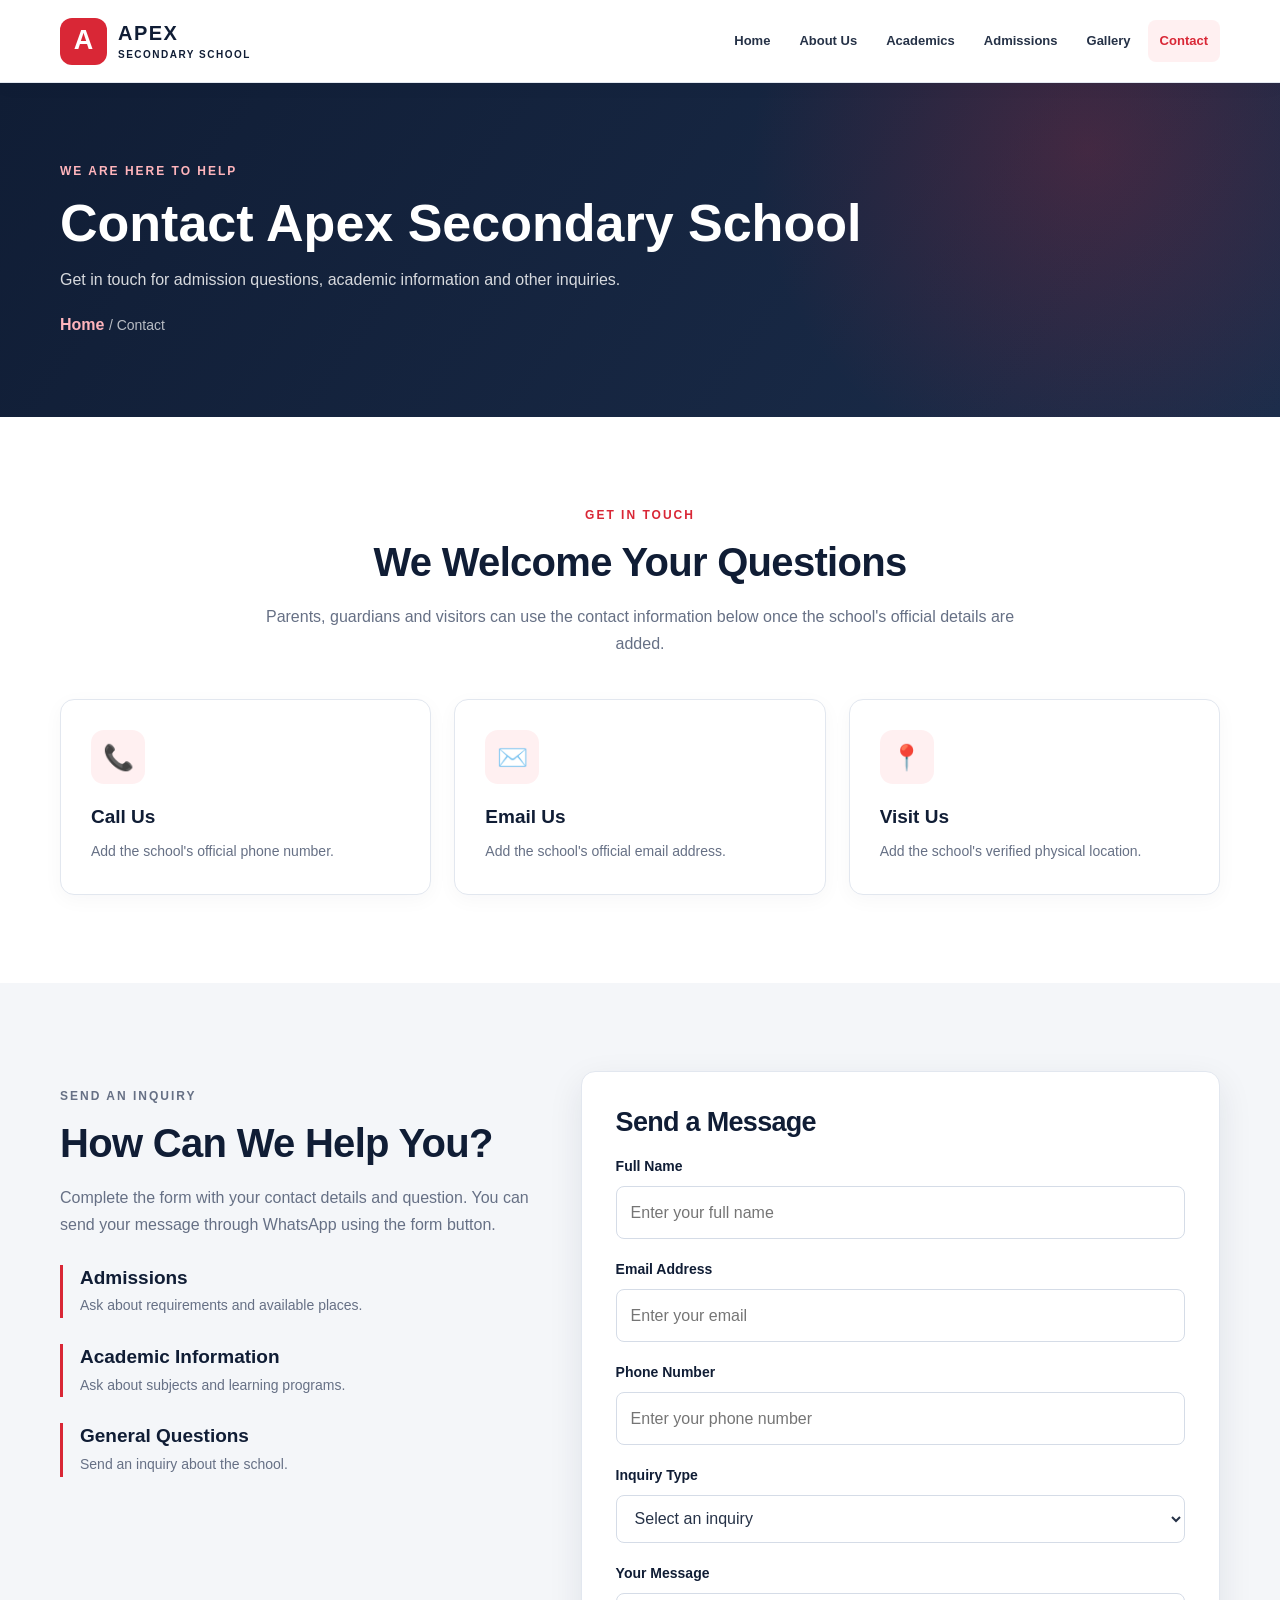
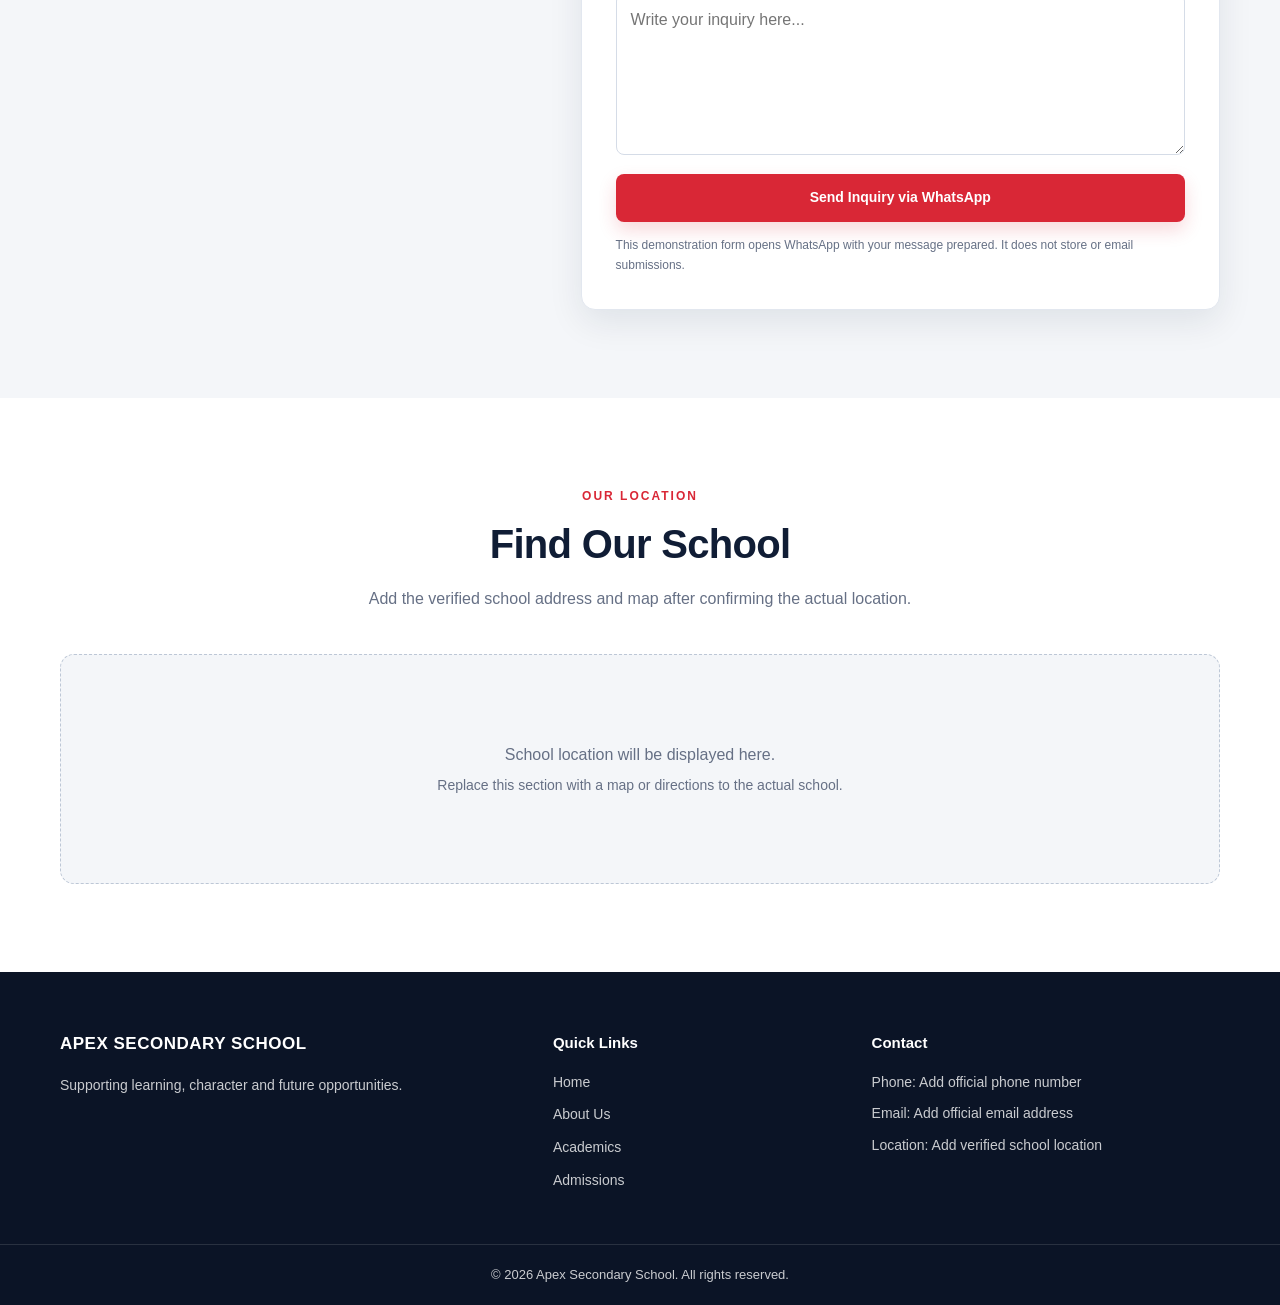
<file: contact.html>
<!DOCTYPE html>
<html lang="en">
<head>
    <meta charset="UTF-8">
    <meta name="viewport" content="width=device-width, initial-scale=1.0">
    <meta name="description" content="Contact Apex Secondary School for admission inquiries and school information.">
    <title>Contact Us | Apex Secondary School</title>
    <link rel="stylesheet" href="styles.css">
</head>

<body>

    <!-- HEADER -->
    <header class="header">
        <div class="container nav-container">

            <a href="index.html" class="logo">
                <span class="logo-icon">A</span>
                <span>
                    <strong>APEX</strong>
                    <small>SECONDARY SCHOOL</small>
                </span>
            </a>

            <button class="menu-toggle"
                id="menu-toggle"
                aria-label="Toggle navigation"
                aria-expanded="false">
                ☰
            </button>

            <nav class="navigation" id="navigation">
                <a href="index.html">Home</a>
                <a href="about.html">About Us</a>
                <a href="academics.html">Academics</a>
                <a href="admissions.html">Admissions</a>
                <a href="gallery.html">Gallery</a>
                <a href="contact.html" class="active">Contact</a>
            </nav>

        </div>
    </header>

    <main>

        <!-- PAGE BANNER -->
        <section class="page-banner">
            <div class="container">
                <p class="section-label">WE ARE HERE TO HELP</p>
                <h1>Contact Apex Secondary School</h1>
                <p>
                    Get in touch for admission questions,
                    academic information and other inquiries.
                </p>
                <a href="index.html" class="text-link">Home</a>
                <span> / Contact</span>
            </div>
        </section>

        <!-- CONTACT INTRODUCTION -->
        <section class="section-padding">
            <div class="container">
                <div class="section-heading">
                    <p class="section-label">GET IN TOUCH</p>
                    <h2>We Welcome Your Questions</h2>
                    <p>
                        Parents, guardians and visitors can use
                        the contact information below once the
                        school's official details are added.
                    </p>
                </div>

                <div class="features-grid">

                    <article class="feature-card">
                        <div class="feature-icon">📞</div>
                        <h3>Call Us</h3>
                        <p>Add the school's official phone number.</p>
                    </article>

                    <article class="feature-card">
                        <div class="feature-icon">✉️</div>
                        <h3>Email Us</h3>
                        <p>Add the school's official email address.</p>
                    </article>

                    <article class="feature-card">
                        <div class="feature-icon">📍</div>
                        <h3>Visit Us</h3>
                        <p>Add the school's verified physical location.</p>
                    </article>

                </div>
            </div>
        </section>

        <!-- CONTACT FORM -->
        <section class="contact-section section-padding">
            <div class="container contact-grid">

                <div class="contact-information">
                    <p class="section-label">SEND AN INQUIRY</p>
                    <h2>How Can We Help You?</h2>

                    <p>
                        Complete the form with your contact details
                        and question. You can send your message
                        through WhatsApp using the form button.
                    </p>

                    <div class="contact-detail">
                        <h3>Admissions</h3>
                        <p>Ask about requirements and available places.</p>
                    </div>

                    <div class="contact-detail">
                        <h3>Academic Information</h3>
                        <p>Ask about subjects and learning programs.</p>
                    </div>

                    <div class="contact-detail">
                        <h3>General Questions</h3>
                        <p>Send an inquiry about the school.</p>
                    </div>
                </div>

                <form class="contact-form" id="contact-form">

                    <h2>Send a Message</h2>

                    <div class="form-group">
                        <label for="name">Full Name</label>
                        <input
                            type="text"
                            id="name"
                            name="name"
                            placeholder="Enter your full name"
                            autocomplete="name"
                            required>
                    </div>

                    <div class="form-group">
                        <label for="email">Email Address</label>
                        <input
                            type="email"
                            id="email"
                            name="email"
                            placeholder="Enter your email"
                            autocomplete="email"
                            required>
                    </div>

                    <div class="form-group">
                        <label for="phone">Phone Number</label>
                        <input
                            type="tel"
                            id="phone"
                            name="phone"
                            placeholder="Enter your phone number"
                            autocomplete="tel">
                    </div>

                    <div class="form-group">
                        <label for="subject">Inquiry Type</label>
                        <select id="subject" name="subject" required>
                            <option value="">Select an inquiry</option>
                            <option value="Admissions">Admissions</option>
                            <option value="Academics">Academic Information</option>
                            <option value="School Fees">School Fees</option>
                            <option value="General">General Inquiry</option>
                        </select>
                    </div>

                    <div class="form-group">
                        <label for="message">Your Message</label>
                        <textarea
                            id="message"
                            name="message"
                            rows="5"
                            placeholder="Write your inquiry here..."
                            required></textarea>
                    </div>

                    <button type="submit" class="btn btn-primary">
                        Send Inquiry via WhatsApp
                    </button>

                    <p class="form-note">
                        This demonstration form opens WhatsApp
                        with your message prepared. It does not
                        store or email submissions.
                    </p>

                </form>

            </div>
        </section>

        <!-- LOCATION -->
        <section class="section-padding">
            <div class="container">
                <div class="section-heading">
                    <p class="section-label">OUR LOCATION</p>
                    <h2>Find Our School</h2>
                    <p>
                        Add the verified school address and map
                        after confirming the actual location.
                    </p>
                </div>

                <div class="location-placeholder">
                    <p>School location will be displayed here.</p>
                    <p>
                        Replace this section with a map or
                        directions to the actual school.
                    </p>
                </div>
            </div>
        </section>

    </main>

    <!-- FOOTER -->
    <footer class="footer">
        <div class="container footer-grid">

            <div>
                <h3>APEX SECONDARY SCHOOL</h3>
                <p>
                    Supporting learning, character
                    and future opportunities.
                </p>
            </div>

            <div>
                <h4>Quick Links</h4>
                <a href="index.html">Home</a>
                <a href="about.html">About Us</a>
                <a href="academics.html">Academics</a>
                <a href="admissions.html">Admissions</a>
            </div>

            <div>
                <h4>Contact</h4>
                <p>Phone: Add official phone number</p>
                <p>Email: Add official email address</p>
                <p>Location: Add verified school location</p>
            </div>

        </div>

        <div class="footer-bottom">
            <p>
                &copy; <span id="year">2026</span>
                Apex Secondary School. All rights reserved.
            </p>
        </div>
    </footer>

    <script src="script.js"></script>

</body>
</html>
</file>
<file: styles.css>
/* =====================================
   APEX SECONDARY SCHOOL
   SHARED CSS FOR ALL SIX PAGES
   ===================================== */

/* 1. GLOBAL SETTINGS */
:root {
    --navy: #101d35;
    --navy-light: #1b2d4b;
    --red: #d92736;
    --red-dark: #b91f2c;
    --white: #ffffff;
    --text: #263247;
    --muted: #667085;
    --light: #f4f6f9;
    --border: #e2e7ef;
    --shadow: 0 12px 35px rgba(16, 29, 53, 0.09);
    --radius: 14px;
    --container: 1160px;
}

* {
    margin: 0;
    padding: 0;
    box-sizing: border-box;
}

html {
    scroll-behavior: smooth;
    scroll-padding-top: 90px;
}

body {
    font-family: Inter, "Segoe UI", Arial, sans-serif;
    font-size: 16px;
    line-height: 1.7;
    color: var(--text);
    background: var(--white);
}

img {
    display: block;
    width: 100%;
    max-width: 100%;
    object-fit: cover;
}

a {
    color: inherit;
    text-decoration: none;
}

button, input, select, textarea {
    font: inherit;
}

button:focus-visible,
a:focus-visible,
input:focus-visible,
select:focus-visible,
textarea:focus-visible {
    outline: 3px solid rgba(217, 39, 54, 0.35);
    outline-offset: 3px;
}

.container {
    width: min(var(--container), 92%);
    margin-inline: auto;
}

.section-padding {
    padding: 88px 0;
}

/* 2. HEADER AND NAVIGATION */
.header {
    position: sticky;
    top: 0;
    z-index: 1000;
    background: rgba(255, 255, 255, 0.97);
    border-bottom: 1px solid var(--border);
    box-shadow: 0 3px 18px rgba(16, 29, 53, 0.04);
    backdrop-filter: blur(12px);
}

.nav-container {
    min-height: 82px;
    display: flex;
    align-items: center;
    justify-content: space-between;
    gap: 24px;
}

.logo {
    display: inline-flex;
    align-items: center;
    gap: 11px;
    flex-shrink: 0;
    color: var(--navy);
}

.logo-icon {
    display: grid;
    place-items: center;
    width: 47px;
    height: 47px;
    border-radius: 12px;
    background: var(--red);
    color: white;
    font-size: 27px;
    font-weight: 800;
}

.logo strong,
.logo small {
    display: block;
    line-height: 1.25;
}

.logo strong {
    font-size: 20px;
    letter-spacing: 1.5px;
}

.logo small {
    margin-top: 3px;
    font-size: 10px;
    font-weight: 700;
    letter-spacing: 1.5px;
}

.navigation {
    display: flex;
    align-items: center;
    justify-content: flex-end;
    gap: 5px;
}

.navigation a {
    padding: 10px 12px;
    border-radius: 8px;
    color: var(--text);
    font-size: 13px;
    font-weight: 650;
    transition: 0.2s ease;
}

.navigation a:hover,
.navigation a.active {
    color: var(--red);
    background: #fff0f1;
}

.menu-toggle {
    display: none;
    width: 44px;
    height: 44px;
    border: 1px solid var(--border);
    border-radius: 10px;
    background: white;
    color: var(--navy);
    font-size: 25px;
    cursor: pointer;
}

/* 3. BUTTONS */
.btn {
    display: inline-flex;
    align-items: center;
    justify-content: center;
    min-height: 48px;
    padding: 12px 23px;
    border: 2px solid transparent;
    border-radius: 8px;
    font-size: 14px;
    font-weight: 750;
    line-height: 1.4;
    text-align: center;
    cursor: pointer;
    transition: transform 0.2s ease,
                background 0.2s ease;
}

.btn:hover {
    transform: translateY(-2px);
}

.btn-primary {
    color: white;
    background: var(--red);
    box-shadow: 0 8px 18px rgba(217, 39, 54, 0.18);
}

.btn-primary:hover {
    background: var(--red-dark);
}

.btn-outline {
    color: white;
    background: transparent;
    border-color: rgba(255, 255, 255, 0.75);
}

.btn-outline:hover {
    background: rgba(255, 255, 255, 0.12);
}

.btn-light {
    color: var(--navy);
    background: white;
}

.btn-light:hover {
    background: #edf1f7;
}

.text-link {
    display: inline-block;
    margin-top: 15px;
    color: var(--red);
    font-weight: 750;
}

.text-link:hover {
    text-decoration: underline;
    text-underline-offset: 4px;
}

/* 4. HOME HERO */
.hero {
    position: relative;
    isolation: isolate;
    display: flex;
    align-items: center;
    min-height: 590px;
    padding: 90px 0;
    overflow: hidden;
    color: white;
    background:
        linear-gradient(
            105deg,
            rgba(10, 22, 42, 0.96),
            rgba(16, 29, 53, 0.76)
        ),
        url("images/school.jpg") center / cover no-repeat,
        var(--navy);
}

.hero-overlay {
    position: absolute;
    inset: 0;
    z-index: -1;
    background: linear-gradient(
        90deg,
        rgba(10, 22, 42, 0.45),
        transparent
    );
}

.hero-content {
    position: relative;
    z-index: 1;
}

.hero-label,
.section-label {
    margin-bottom: 13px;
    color: var(--red);
    font-size: 12px;
    font-weight: 850;
    letter-spacing: 2px;
    text-transform: uppercase;
}

.hero-label {
    color: #ffb5bc;
}

.hero h1 {
    max-width: 800px;
    margin-bottom: 22px;
    font-size: clamp(38px, 5.4vw, 66px);
    line-height: 1.1;
    letter-spacing: -1.8px;
}

.hero-description {
    max-width: 650px;
    margin-bottom: 30px;
    color: rgba(255, 255, 255, 0.86);
    font-size: 17px;
}

.hero-buttons {
    display: flex;
    flex-wrap: wrap;
    gap: 13px;
}

/* 5. INNER PAGE BANNERS */
.page-banner {
    padding: 78px 0;
    color: white;
    background:
        radial-gradient(
            circle at 85% 20%,
            rgba(217, 39, 54, 0.22),
            transparent 30%
        ),
        linear-gradient(125deg, var(--navy), var(--navy-light));
}

.page-banner .section-label {
    color: #ffb5bc;
}

.page-banner h1 {
    max-width: 850px;
    margin-bottom: 12px;
    font-size: clamp(34px, 4.5vw, 52px);
    line-height: 1.15;
}

.page-banner p:not(.section-label) {
    max-width: 700px;
    color: rgba(255, 255, 255, 0.83);
}

.page-banner .text-link {
    margin-top: 18px;
    color: #ffb5bc;
}

.page-banner span {
    color: rgba(255, 255, 255, 0.7);
    font-size: 14px;
}

/* 6. SECTION HEADINGS */
.section-heading {
    max-width: 760px;
    margin: 0 auto 42px;
    text-align: center;
}

.section-heading h2,
.intro-text h2,
.contact-information h2,
.contact-form h2 {
    margin-bottom: 17px;
    color: var(--navy);
    font-size: clamp(28px, 3.4vw, 40px);
    line-height: 1.2;
    letter-spacing: -0.7px;
}

.section-heading > p:not(.section-label),
.intro-text p,
.contact-information > p {
    color: var(--muted);
}

/* 7. INTRODUCTION */
.intro-grid {
    display: grid;
    grid-template-columns: 1fr 1fr;
    align-items: center;
    gap: 55px;
}

.intro-text > p + p {
    margin-top: 15px;
}

.intro-image {
    min-height: 330px;
    overflow: hidden;
    border-radius: var(--radius);
    background: var(--light);
    box-shadow: var(--shadow);
}

.intro-image img {
    height: 100%;
    min-height: 330px;
    max-height: 460px;
    object-fit: cover;
}

/* 8. FEATURE CARDS */
.features {
    background: var(--light);
}

.features-grid {
    display: grid;
    grid-template-columns: repeat(3, minmax(0, 1fr));
    gap: 23px;
}

.feature-card {
    padding: 30px;
    border: 1px solid var(--border);
    border-radius: var(--radius);
    background: white;
    box-shadow: 0 5px 20px rgba(16, 29, 53, 0.035);
    transition: transform 0.25s ease,
                box-shadow 0.25s ease;
}

.feature-card:hover {
    transform: translateY(-5px);
    box-shadow: var(--shadow);
}

.feature-icon {
    display: grid;
    place-items: center;
    width: 54px;
    height: 54px;
    margin-bottom: 20px;
    border-radius: 13px;
    color: var(--red);
    background: #fff0f1;
    font-size: 25px;
    font-weight: 800;
}

.feature-card h3,
.academic-card h3,
.gallery-caption h3,
.contact-detail h3 {
    margin-bottom: 10px;
    color: var(--navy);
    font-size: 19px;
    line-height: 1.35;
}

.feature-card p,
.academic-card p,
.gallery-caption p,
.contact-detail p {
    color: var(--muted);
    font-size: 14px;
}

/* 9. ACADEMIC CARDS */
.academic-grid {
    display: grid;
    grid-template-columns: repeat(3, minmax(0, 1fr));
    gap: 23px;
}

.academic-card {
    padding: 28px;
    border: 1px solid var(--border);
    border-top: 4px solid var(--red);
    border-radius: 10px;
    background: white;
    box-shadow: 0 6px 22px rgba(16, 29, 53, 0.045);
    transition: transform 0.2s ease;
}

.academic-card:hover {
    transform: translateY(-4px);
}

.academics-preview .btn {
    margin-top: 32px;
}

/* 10. ADMISSIONS CALL TO ACTION */
.admissions-cta {
    color: white;
    text-align: center;
    background:
        radial-gradient(
            circle at 10% 100%,
            rgba(217, 39, 54, 0.22),
            transparent 35%
        ),
        linear-gradient(125deg, var(--navy), var(--navy-light));
}

.admissions-cta .container {
    max-width: 850px;
}

.admissions-cta .section-label {
    color: #ffb5bc;
}

.admissions-cta h2 {
    margin-bottom: 16px;
    font-size: clamp(29px, 4vw, 43px);
    line-height: 1.2;
}

.admissions-cta p:not(.section-label) {
    margin-bottom: 25px;
    color: rgba(255, 255, 255, 0.82);
}

.admissions-cta .btn {
    margin: 5px;
}

/* 11. SCHOOL GALLERY */
.gallery-section {
    padding-top: 0;
}

.gallery-grid {
    display: grid;
    grid-template-columns: repeat(3, minmax(0, 1fr));
    gap: 23px;
}

.gallery-item {
    overflow: hidden;
    border: 1px solid var(--border);
    border-radius: var(--radius);
    background: white;
    box-shadow: 0 7px 22px rgba(16, 29, 53, 0.06);
}

.gallery-item img {
    height: 235px;
    object-fit: cover;
    transition: transform 0.35s ease;
}

.gallery-item:hover img {
    transform: scale(1.045);
}

.gallery-caption {
    padding: 21px;
}

.gallery-caption h3 {
    margin-bottom: 6px;
}

.gallery-note {
    margin-top: 28px;
    padding: 15px 18px;
    border-left: 4px solid var(--red);
    border-radius: 5px;
    color: var(--muted);
    background: var(--light);
    font-size: 14px;
}

/* 12. CONTACT PAGE */
.contact-section {
    background: var(--light);
}

.contact-grid {
    display: grid;
    grid-template-columns: 0.85fr 1.15fr;
    align-items: start;
    gap: 48px;
}

.contact-information {
    padding-top: 15px;
}

.contact-detail {
    margin-top: 26px;
    padding-left: 17px;
    border-left: 3px solid var(--red);
}

.contact-detail h3 {
    margin-bottom: 4px;
}

.contact-form {
    padding: 34px;
    border: 1px solid var(--border);
    border-radius: var(--radius);
    background: white;
    box-shadow: var(--shadow);
}

.contact-form h2 {
    font-size: 27px;
}

.form-group {
    margin-bottom: 19px;
}

.form-group label {
    display: block;
    margin-bottom: 7px;
    color: var(--navy);
    font-size: 14px;
    font-weight: 750;
}

.form-group input,
.form-group select,
.form-group textarea {
    display: block;
    width: 100%;
    min-height: 48px;
    padding: 12px 14px;
    border: 1px solid #d5dce7;
    border-radius: 8px;
    color: var(--text);
    background: white;
    transition: border-color 0.2s ease,
                box-shadow 0.2s ease;
}

.form-group textarea {
    min-height: 135px;
    resize: vertical;
}

.form-group input:focus,
.form-group select:focus,
.form-group textarea:focus {
    border-color: var(--red);
    box-shadow: 0 0 0 3px rgba(217, 39, 54, 0.09);
    outline: none;
}

.contact-form .btn {
    width: 100%;
}

.form-note {
    margin-top: 13px;
    color: var(--muted);
    font-size: 12px;
}

.location-placeholder {
    display: grid;
    align-content: center;
    min-height: 230px;
    padding: 35px;
    border: 1px dashed #bdc7d6;
    border-radius: var(--radius);
    color: var(--muted);
    background: var(--light);
    text-align: center;
}

.location-placeholder p + p {
    margin-top: 6px;
    font-size: 14px;
}

/* 13. FOOTER */
.footer {
    padding-top: 58px;
    color: rgba(255, 255, 255, 0.78);
    background: #0b1426;
}

.footer-grid {
    display: grid;
    grid-template-columns: 1.3fr 0.8fr 1fr;
    gap: 40px;
    padding-bottom: 42px;
}

.footer h3,
.footer h4 {
    margin-bottom: 15px;
    color: white;
}

.footer h3 {
    font-size: 17px;
    letter-spacing: 0.5px;
}

.footer h4 {
    font-size: 15px;
}

.footer p {
    margin-bottom: 8px;
    font-size: 14px;
}

.footer-grid > div > a {
    display: block;
    width: fit-content;
    margin-bottom: 9px;
    font-size: 14px;
    transition: color 0.2s ease;
}

.footer-grid > div > a:hover {
    color: #ff8f99;
}

.footer-bottom {
    padding: 19px 4%;
    border-top: 1px solid rgba(255, 255, 255, 0.12);
    text-align: center;
}

.footer-bottom p {
    margin: 0;
    font-size: 13px;
}

/* 14. TABLET RESPONSIVENESS */
@media (max-width: 1000px) {
    .nav-container {
        gap: 14px;
    }

    .navigation {
        gap: 1px;
    }

    .navigation a {
        padding: 9px 8px;
        font-size: 12px;
    }

    .intro-grid {
        gap: 35px;
    }

    .feature-card {
        padding: 24px;
    }
}

/* 15. MOBILE NAVIGATION AND LAYOUT */
@media (max-width: 780px) {
    .section-padding {
        padding: 65px 0;
    }

    .nav-container {
        min-height: 72px;
    }

    .logo-icon {
        width: 42px;
        height: 42px;
        font-size: 24px;
    }

    .logo strong {
        font-size: 18px;
    }

    .logo small {
        font-size: 9px;
    }

    .menu-toggle {
        display: grid;
        place-items: center;
        flex-shrink: 0;
    }

    .navigation {
        position: absolute;
        top: calc(100% + 1px);
        left: 0;
        right: 0;
        display: none;
        align-items: stretch;
        gap: 4px;
        padding: 14px 4% 20px;
        border-bottom: 1px solid var(--border);
        background: white;
        box-shadow: 0 15px 22px rgba(16, 29, 53, 0.09);
    }

    .navigation.show {
        display: flex;
        flex-direction: column;
    }

    .navigation a {
        padding: 12px 14px;
        font-size: 14px;
    }

    .hero {
        min-height: 530px;
        padding: 75px 0;
        background-position: center;
    }

    .hero h1 {
        font-size: clamp(36px, 8vw, 52px);
        letter-spacing: -1px;
    }

    .hero-description {
        font-size: 16px;
    }

    .page-banner {
        padding: 60px 0;
    }

    .intro-grid,
    .contact-grid {
        grid-template-columns: 1fr;
        gap: 32px;
    }

    .intro-image,
    .intro-image img {
        min-height: 270px;
        max-height: 380px;
    }

    .features-grid,
    .academic-grid,
    .gallery-grid {
        grid-template-columns: repeat(2, minmax(0, 1fr));
    }

    .footer-grid {
        grid-template-columns: repeat(2, minmax(0, 1fr));
        gap: 30px;
    }

    .footer-grid > div:first-child {
        grid-column: 1 / -1;
    }

    .contact-form {
        padding: 27px;
    }
}

/* 16. SMALL PHONE LAYOUT */
@media (max-width: 520px) {
    .container {
        width: 90%;
    }

    .section-padding {
        padding: 52px 0;
    }

    .hero {
        min-height: 500px;
        padding: 62px 0;
    }

    .hero h1 {
        font-size: 36px;
    }

    .hero-description {
        font-size: 15px;
    }

    .hero-buttons {
        align-items: stretch;
        flex-direction: column;
        max-width: 310px;
    }

    .hero-buttons .btn {
        width: 100%;
    }

    .page-banner {
        padding: 48px 0;
    }

    .page-banner h1 {
        font-size: 34px;
    }

    .section-heading {
        margin-bottom: 30px;
    }

    .features-grid,
    .academic-grid,
    .gallery-grid,
    .footer-grid {
        grid-template-columns: 1fr;
    }

    .footer-grid > div:first-child {
        grid-column: auto;
    }

    .feature-card,
    .academic-card {
        padding: 24px;
    }

    .gallery-item img {
        height: 225px;
    }

    .contact-form {
        padding: 22px 18px;
    }

    .admissions-cta .btn {
        display: flex;
        width: 100%;
        margin: 10px 0;
    }
}

/* 17. REDUCED MOTION ACCESSIBILITY */
@media (prefers-reduced-motion: reduce) {
    *,
    *::before,
    *::after {
        scroll-behavior: auto !important;
        animation-duration: 0.01ms !important;
        animation-iteration-count: 1 !important;
        transition-duration: 0.01ms !important;
    }
}
</file>
